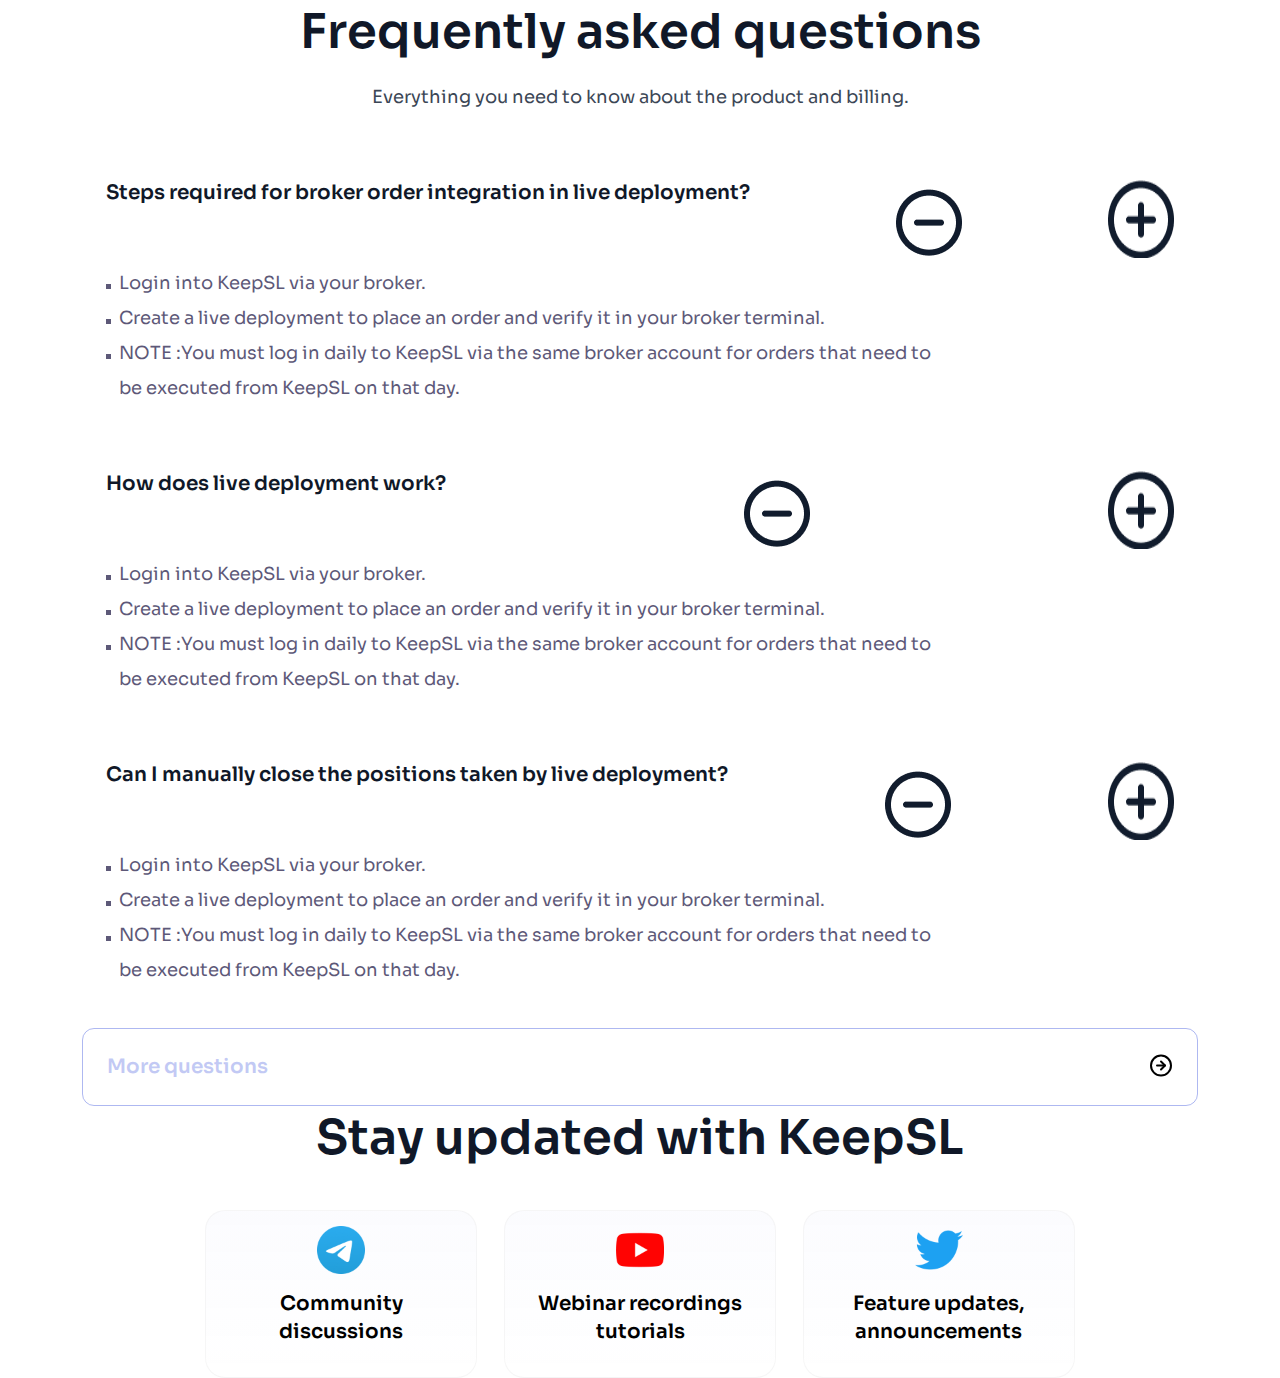
<file: faq.html>
<!doctype html>
<html lang="en">

<head>
    <meta charset="utf-8">
    <meta name="viewport" content="width=device-width, initial-scale=1">
    <title>keepSL</title>
    <!----------------------- bootstrip css link ----------------->
    <link href="https://cdn.jsdelivr.net/npm/bootstrap@5.3.3/dist/css/bootstrap.min.css" rel="stylesheet"
        integrity="sha384-QWTKZyjpPEjISv5WaRU9OFeRpok6YctnYmDr5pNlyT2bRjXh0JMhjY6hW+ALEwIH" crossorigin="anonymous">
    <link rel="stylesheet" href="./assets/css/style.css">
</head>

<body>

    <!------------------------ FAQ SECTION ------------------->
    <section>
        <div class="container">
            <h1 class="text-center font-sora text-xxl text-faqBlack fw-semibold mb-0 mediaSliderMainTxt">Frequently
                asked questions</h1>
            <p class="mb-0 lg-pt-4 pt-3 font-sora fw-normal text-center text-md text-faqSub">Everything you need to know
                about
                the
                product and billing.
            </p>

            <div class="accordian px-4 mt_lg_40 mt-4 ">
                <div class="accordion-click-part d-flex justify-content-between cursor-poniter gap-3 pt-4">
                    <h3 class="font-sora fw-semibold text-faqBlack text-xmd md-text-lg mb-0">Steps required for broker
                        order
                        integration in
                        live deployment?
                    </h3>
                    <div class="acc_sub_img">
                        <img src="./assets/images/png/accodeina-sub-img.png" alt="accorian sub img"
                            class=" w-100 h-100">
                    </div>
                    <div class=" acc_add_img">
                        <img src="./assets/images/png/accodeina-add-img.png" alt="add img" class="w-100 h-100">
                    </div>
                </div>
                <div class="accordian_hidden_text max-w-850 pb-4">
                    <div class="d-flex align-items-baseline gap-2 pt-2">
                        <div class="dots"></div>
                        <p class=" font-sora fw-normal  text-md opacity-75 text-sliderBlack mb-0">Login into KeepSL via
                            your
                            broker.</p>
                    </div>
                    <div class="d-flex align-items-baseline gap-2">
                        <div class="dots"></div>
                        <p class=" font-sora fw-normal  text-md opacity-75 text-sliderBlack mb-0">Create a live
                            deployment
                            to place an order and verify it in your broker terminal.</p>
                    </div>
                    <div class="d-flex align-items-baseline gap-2">
                        <div class="dots"></div>
                        <p class=" font-sora fw-normal  text-md opacity-75 text-sliderBlack mb-0">NOTE :You must log in
                            daily to KeepSL via the same broker account for orders that need to be executed from KeepSL
                            on
                            that day.</p>
                    </div>
                </div>
            </div>
            <div class="accordian px-4 mt-3">
                <div class="accordion-click-part d-flex justify-content-between cursor-poniter gap-3 pt-4">
                    <h3 class="font-sora fw-semibold text-faqBlack text-xmd md-text-lg mb-0">
                        How does live deployment work?
                    </h3>
                    <div class="acc_sub_img">
                        <img src="./assets/images/png/accodeina-sub-img.png" alt="accorian sub img"
                            class=" w-100 h-100">
                    </div>
                    <div class=" acc_add_img">
                        <img src="./assets/images/png/accodeina-add-img.png" alt="add img" class="w-100 h-100">
                    </div>
                </div>
                <div class="accordian_hidden_text max-w-850 pb-4">
                    <div class="d-flex align-items-baseline gap-2 pt-2">
                        <div class="dots"></div>
                        <p class=" font-sora fw-normal  text-md opacity-75 text-sliderBlack mb-0">Login into KeepSL via
                            your
                            broker.</p>
                    </div>
                    <div class="d-flex align-items-baseline gap-2">
                        <div class="dots"></div>
                        <p class=" font-sora fw-normal  text-md opacity-75 text-sliderBlack mb-0">Create a live
                            deployment
                            to place an order and verify it in your broker terminal.</p>
                    </div>
                    <div class="d-flex align-items-baseline gap-2">
                        <div class="dots"></div>
                        <p class=" font-sora fw-normal  text-md opacity-75 text-sliderBlack mb-0">NOTE :You must log in
                            daily to KeepSL via the same broker account for orders that need to be executed from KeepSL
                            on
                            that day.</p>
                    </div>
                </div>
            </div>
            <div class="accordian px-4 mt-3 ">
                <div class="accordion-click-part d-flex justify-content-between cursor-poniter gap-2 pt-4">
                    <h3 class="font-sora fw-semibold text-faqBlack  md-text-lg mb-0 text-xmd">Can I manually close the
                        positions
                        taken
                        by live deployment?
                    </h3>
                    <div class="acc_sub_img">
                        <img src="./assets/images/png/accodeina-sub-img.png" alt="accorian sub img"
                            class=" w-100 h-100">
                    </div>
                    <div class=" acc_add_img">
                        <img src="./assets/images/png/accodeina-add-img.png" alt="add img" class="w-100 h-100">
                    </div>
                </div>
                <div class="accordian_hidden_text max-w-850 pb-4">
                    <div class="d-flex align-items-baseline gap-2 pt-2">
                        <div class="dots"></div>
                        <p class=" font-sora fw-normal  text-md opacity-75 text-sliderBlack mb-0">Login into KeepSL via
                            your
                            broker.</p>
                    </div>
                    <div class="d-flex align-items-baseline gap-2">
                        <div class="dots"></div>
                        <p class=" font-sora fw-normal  text-md opacity-75 text-sliderBlack mb-0">Create a live
                            deployment
                            to place an order and verify it in your broker terminal.</p>
                    </div>
                    <div class="d-flex align-items-baseline gap-2">
                        <div class="dots"></div>
                        <p class=" font-sora fw-normal  text-md opacity-75 text-sliderBlack mb-0">NOTE :You must log in
                            daily to KeepSL via the same broker account for orders that need to be executed from KeepSL
                            on
                            that day.</p>
                    </div>
                </div>
            </div>

            <div class="p-4 moreQuestion mt-3 d-flex justify-content-between cursor-poniter">
                <h1 class="font-sora fw-semibold opacity-75 text-faqBlack text-lg mb-0 ">More questions</h1>
                <div class="right-side-arrow">
                    <svg width="24" height="25" viewBox="0 0 24 25" fill="none" xmlns="http://www.w3.org/2000/svg">
                        <path
                            d="M12 22.5342C17.5228 22.5342 22 18.057 22 12.5342C22 7.01133 17.5228 2.53418 12 2.53418C6.47715 2.53418 2 7.01133 2 12.5342C2 18.057 6.47715 22.5342 12 22.5342Z"
                            stroke="black" stroke-width="2" stroke-linecap="round" stroke-linejoin="round" />
                        <path d="M12 16.5342L16 12.5342L12 8.53418" stroke="black" stroke-width="2"
                            stroke-linecap="round" stroke-linejoin="round" />
                        <path d="M8 12.5342H16" stroke="black" stroke-width="2" stroke-linecap="round"
                            stroke-linejoin="round" />
                    </svg>

                </div>
            </div>

        </div>
    </section>

    <!-------------------- stay updated with keepSL ------------------------>
    <section>
        <div class="container max-w-920 mx-auto">
            <h1
                class="text-center font-sora text-xxl text-faqBlack fw-semibold mb-0 mediaSliderMainTxt max-lg-max-w-600 mx-auto">
                Stay updated
                with KeepSL</h1>
            <div class="row justify-content-center max-lg-max-w-600 mx-auto">
                <div class="col-lg-4 col-md-6 mt_40 justify-content-center d-flex">
                    <a href="https://web.telegram.org/"
                        class="updatedCard d-flex align-items-center justify-content-center flex-column">
                        <div class="social-media-icon"><img src="./assets/images/png/telegram-logo.png"
                                alt="telegram logo" class="w-100 h-100"></div>
                        <p class="max-w-224 font-sora text-lg  pt-3 text-center fw-semibold text-black">Community
                            discussions</p>
                    </a>
                </div>
                <div class="col-lg-4 col-md-6 mt_40 justify-content-center d-flex">
                    <a href="https://www.youtube.com/"
                        class="updatedCard d-flex align-items-center justify-content-center flex-column">
                        <div class="social-media-icon"><img src="./assets/images/png/youtube-logo.png"
                                alt="telegram logo" class="w-100 h-100"></div>
                        <p class="max-w-224 font-sora text-lg  pt-3 text-center fw-semibold text-black">Webinar
                            recordings tutorials</p>
                    </a>
                </div>
                <div class="col-lg-4 mt_40 col-md-6 justify-content-center d-flex">
                    <a href="https://twitter.com/i/flow/login?lang=en"
                        class="updatedCard d-flex align-items-center justify-content-center flex-column">
                        <div class="social-media-icon"><img src="./assets/images/png/twitter-logo.png"
                                alt="telegram logo" class="w-100 h-100"></div>
                        <p class="max-w-224 font-sora text-lg  pt-3 text-center fw-semibold text-black">Feature updates,
                            announcements</p>
                    </a>
                </div>
            </div>
        </div>
    </section>

    <!------------------s bootstrip js link ------------------------>
    <script src="https://cdn.jsdelivr.net/npm/bootstrap@5.3.3/dist/js/bootstrap.bundle.min.js"
        integrity="sha384-YvpcrYf0tY3lHB60NNkmXc5s9fDVZLESaAA55NDzOxhy9GkcIdslK1eN7N6jIeHz"
        crossorigin="anonymous"></script>
    <script src="./assets/js/app.js"></script>
</body>

</html>
</file>
<file: assets/css/style.css>
@import url('https://fonts.googleapis.com/css2?family=Sora:wght@100..800&display=swap');


* {
    margin: 0;
    padding: 0;
    box-sizing: border-box !important;
    list-style: none !important;
    text-decoration: none !important;
}

.font-sora {
    font-family: "Sora", sans-serif;
}

/* font sizes and line height */

.text-xxl {
    font-size: 48px;
    line-height: 64px;
}

.text-md {
    font-size: 18px;
    line-height: 35px;
}

.text-xmd {
    font-size: 18px;
    line-height: 22px;
}

.text-base {
    font-size: 16px;
    line-height: 28px;
}

.text-lg {
    font-size: 20px;
    line-height: 28px;
}

.text-sm {
    font-size: 14px;
    line-height: 26px;
}

/* colors */

.text-sliderBlack {
    color: #27214B;
}

.primary-color {
    color: #5E72E4;
}

.text-faqBlack {
    color: #101828;
}

.text-faqSub {
    color: #3B4655;
}

/*----------------- faq section css --------------------*/

.dots {
    max-width: 5px;
    width: 100%;
    height: 5px;
    background-color: #27214B;
    opacity: 75%;
}

.max-w-850 {
    max-width: 850px;
}

.moreQuestion {
    border-radius: 12px;
    border: 1px solid #5E72E480;
    transition: all 200ms linear;
}


.moreQuestion h1 {
    color: #5E72E480;
}

.moreQuestion:hover h1 {
    color: #5E72E4;
}

.moreQuestion:hover {
    border: 1px solid #5e72e49f;
}



.right-side-arrow {
    width: 24px;
    height: 24px;
}

.cursor-poniter {
    cursor: pointer;
}

/* added letter spacing */

.ls-1 {
    letter-spacing: -0.01em;
}

/* Common Properties */

.container-keepSL {
    max-width: 1220px;
    margin-left: auto;
    margin-right: auto;
    padding-left: 12px;
    padding-right: 12px;
}

/* Spacing */

.py-Broker {
    padding-top: 128px;
    padding-bottom: 128px;
}

/* Slick Slider CSS */

.slick-dots li button {
    display: none !important;
}

.slick-dots li {
    width: 10px !important;
    height: 10px !important;
    border-radius: 50%;
    background: white;
    border: 1px solid #5E72E4;
}

.slick-dots li.slick-active {
    width: 10px;
    height: 10px;
    border-radius: 50%;
    background: #5E72E4;
}

.slick-dots {
    bottom: 0 !important;
}

.max-w-sliderText {
    max-width: 500px;
}

.max-w-sliderSubTxt {
    max-width: 408px;
}

.wh-btnArrow {
    width: 24px;
    height: 24px;
}

.btnGetStart {
    width: 172px;
    height: 60px;
    padding: 16px 20px 16px 20px;
    border-radius: 12px;
    background: #5E72E4;
    border: 1px solid transparent;
    gap: 12px;
    box-shadow: 0px 1px 2px 0px #1018280D;
    transition: all 200ms linear;
}

.btnGetStart:hover {
    border: 1px solid #5E72E4;
    background: white;
    color: #5E72E4 !important;
}

.btnGetStart:hover .wh-btnArrow svg path {
    stroke: #5E72E4 !important;
    /* fill: #5E72E4 !important; */
    transform: translate(4px, -4px);
}

.my-media-sliderContent {
    margin-top: 20px;
    margin-bottom: 40px;
}

.h-sliderImg {
    height: 441px !important;
}

/* FREE TRIAL SECTION CSS */

.freeTrialSec {
    background-image: url('../images/png/FreeTrialSecBgImg.png');
    background-size: 100% 100%;
    background-position: center;
    background-repeat: no-repeat;
    padding-bottom: 70px;
    padding-top: 70px;
}

.btnGetStartTrial {
    background: white;
    color: #5E72E4;
}


.wh-btnTrial {
    width: 14px;
    height: 14px;
}

.mb-mediaTrialTxt {
    margin-bottom: 32px;
}

.ptFreeTrial {
    padding-top: 120px;
}

/* FOOTER CSS */

.footerLogo {
    width: 48px;
    height: 48px;
}

.footerProp {
    padding-top: 51px;
    padding-bottom: 43px;
    background: #111C2D;
}

.max-w-footerTxt {
    max-width: 290px;
}

.pyFooterColTxt {
    padding-top: 16px;
    padding-bottom: 32px;
}

.text-footer {
    font-size: 12px;
    line-height: 20px;
}

.opacity-65 {
    opacity: 65%;
}

.pt-copyright {
    padding-top: 32px;
}

.line {
    width: 100%;
    height: 1px;
    background: #FFFFFF33;
    margin-top: 32px;
}

.mbFooterLink {
    margin-bottom: 14px;
}

.mbFooterSubLink {
    margin-bottom: 8px;
}

.footerLink:hover {
    opacity: 100% !important;
}

/*------------------ stay updated with keepspl ------------------*/

.max-w-920 {
    max-width: 920px;
}

.updatedCard {
    max-width: 272px;
    min-height: 168px;
    border: 1px solid #EEEEEE80;
    border-radius: 20px;
    background: linear-gradient(180deg, rgba(94, 114, 228, 0.025) 0%, rgba(94, 114, 228, 0) 100%);
    width: 100%;
    transition: all 200ms linear;
}

.updatedCard:hover {
    background: #5E72E4;
}

.updatedCard:hover p {
    color: #FFFFFF !important;
}

.social-media-icon {
    max-width: 48px;
    height: 48px;
}

.max-w-224 {
    max-width: 224px;
}

.mt_40 {
    margin-top: 40px;
}

/* <------------------------------ scroll to top -----------------> */

.scroll_top {
    width: 50px;
    height: 50px;
    border-radius: 50%;
    background-color: #5E72E4;
    cursor: pointer;
}

.scroll_top {
    bottom: 20px;
    right: 20px;
}

.scroll_box {
    transition: all 300ms linear;
    width: 18px;
    height: 20px;
}

.scroll_box:hover {
    transform: scale(1.2);
    box-shadow: 0px 0px 20px -3px #5E72E4;
}

/* accordinan ================*/

.accordion-button:not(.collapsed) {
    background-color: white !important;
}

.accordion-button:focus {
    box-shadow: none !important;
}

.accordion-button::after {
    background-image: url("../images/png/accodeina-add-img.png");
}

.accordion-button:not(.collapsed)::after {
    background-image: url("../images/png/accodeina-sub-img.png");
    height: 24px;
}

.accordion-item {
    border: 1px solid #DDDDDD;
    border-radius: 12px;
}

.accordion-item:not(:first-of-type) {
    border: 1px solid #DDDDDD;
}

.accordion-button {
    border-bottom: 0px;
    border-radius: 12px;
}

.accordion-body {
    padding-top: 0;
}

@media (min-width:992px) {
    .mt_lg_40 {
        margin-top: 40px !important;
    }
}

@media (max-width: 991.9px) {
    .max-w-sliderText {
        max-width: 100%;
    }

    .max-lg-max-w-600 {
        max-width: 600px;
    }

    .max-w-sliderSubTxt {
        max-width: 100%;
    }

    .py-Broker {
        padding-top: 100px;
        padding-bottom: 100px;
    }

    .ptFreeTrial {
        padding-top: 100px;
    }

    .h-sliderImg {
        height: auto !important;
    }
}

@media (min-width:768px) {
    .md-text-lg {
        font-size: 20px;
        line-height: 28px;
    }
}

@media (max-width:1024px) {
    .mediaSliderMainTxt {
        font-size: 46px;
    }
}

@media (max-width:575.9px) {
    .mediaSliderMainTxt {
        font-size: 32px;
        line-height: 40px;
    }

    .my-media-sliderContent {
        margin-bottom: 24px;
    }

    .btnGetStart {
        height: 56px;
    }

    .mediaSubTxt {
        font-size: 16px;
        line-height: 26px;
    }

    .py-Broker {
        padding-top: 90px;
        padding-bottom: 90px;
    }

    .slick-dotted.slick-slider {
        margin-bottom: 20px !important;
    }

    .freeTrialSec {
        background-image: url('../images/png/mediaBg.png');
        background-size: cover;
        border-radius: 20px;
    }

    .pyFooterColTxt {
        padding-bottom: 16px;
    }

    .mbMediaSm {
        margin-bottom: 32px;
    }

    .footerProp {
        padding-top: 26px;
        padding-bottom: 20px;
    }

    .ptFreeTrial {
        padding-top: 90px;
    }

    .md-text-sm {
        font-size: 16px;
        line-height: 26px;
    }

    .scroll_top {
        width: 30px !important;
        height: 30px !important;
    }

    .scroll_box {
        width: 15px;
        height: 15px;
    }
}

@media (min-width: 1536px) {
    .wideProp {
        max-width: 1536px;
        margin-left: auto;
        margin-right: auto;
    }
}
</file>
